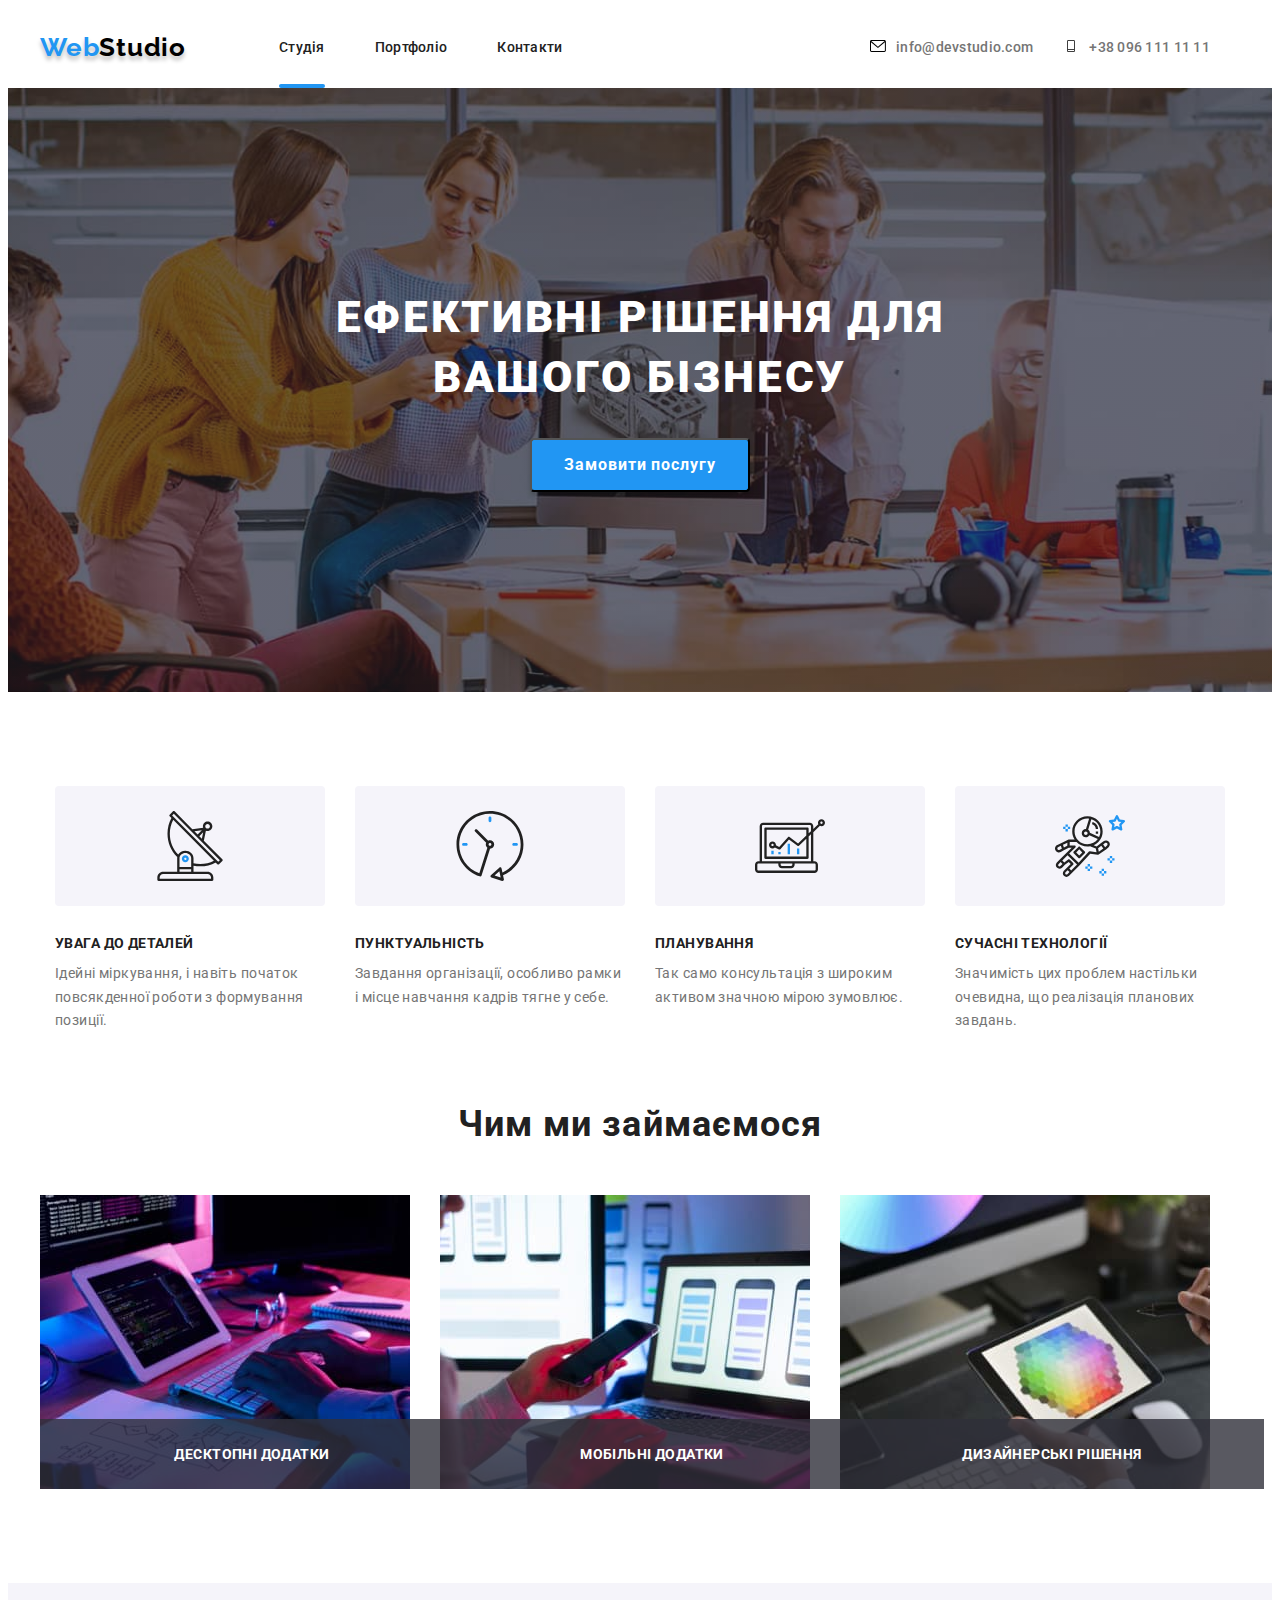
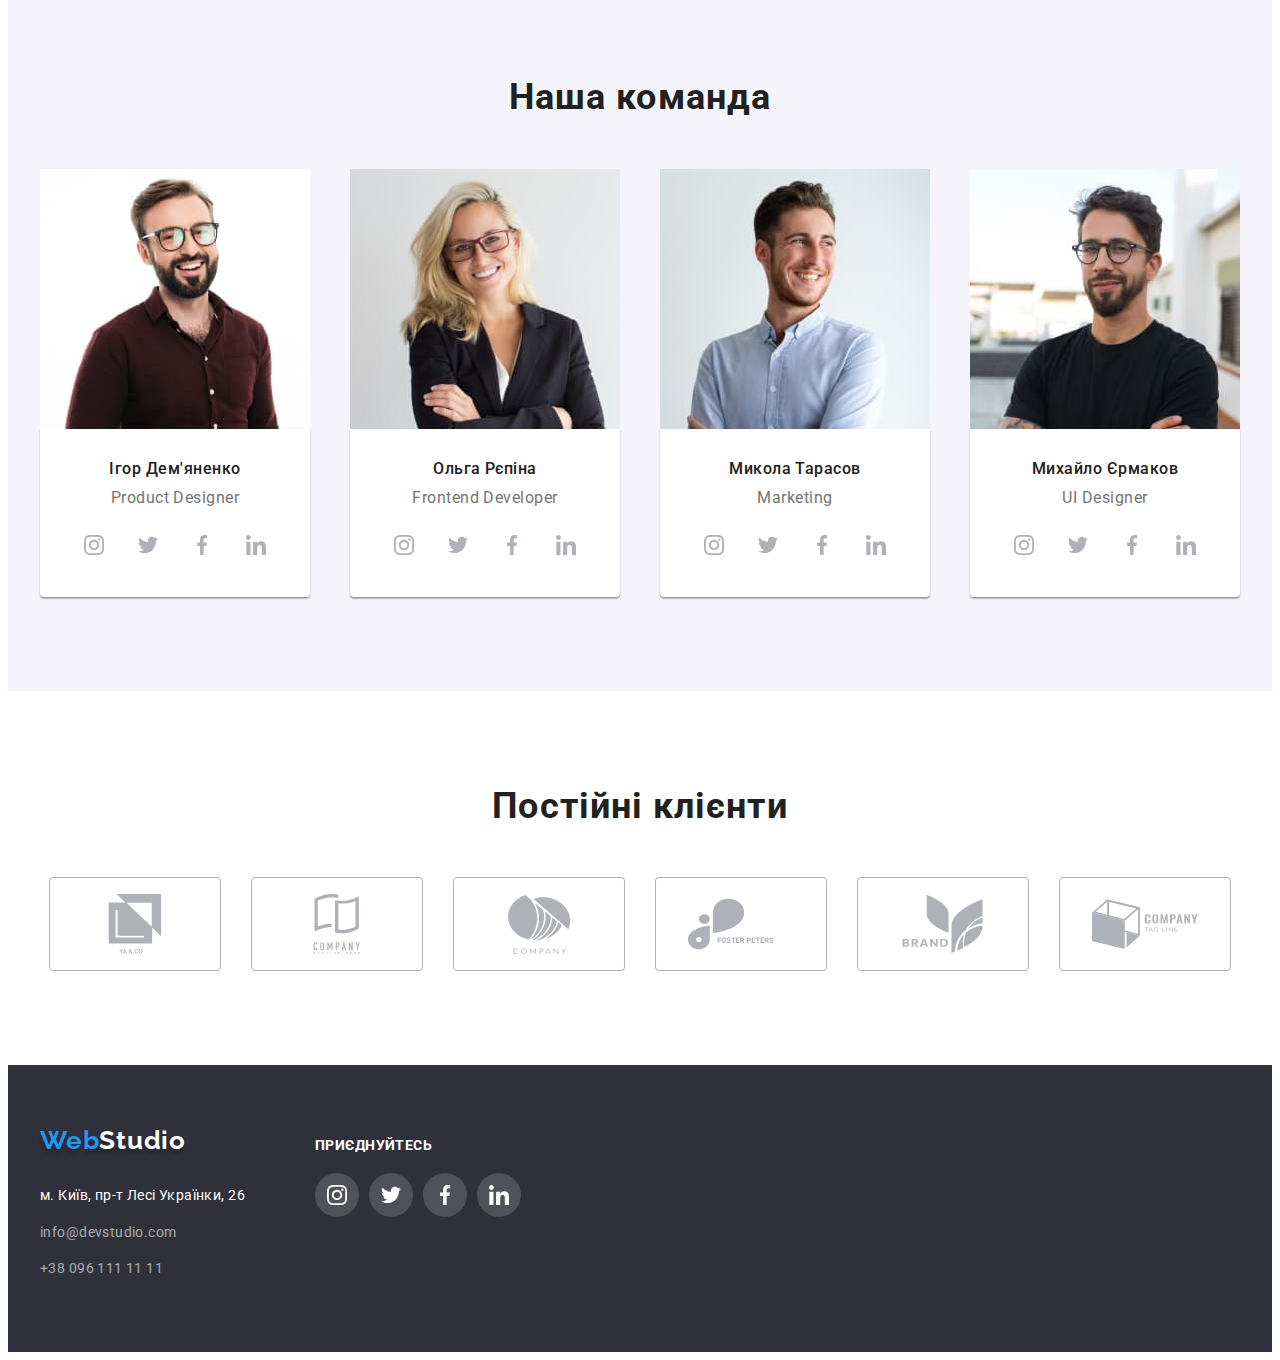
<file: index.html>
<!DOCTYPE html>
<html lang="uk">
  <head>
    <meta charset="UTF-8" />
    <meta http-equiv="X-UA-Compatible" content="IE=edge" />
    <meta name="viewport" content="width=device-width, initial-scale=1.0" />
    <title>Document</title>

    <link rel="stylesheet" href="https://cdnjs.cloudflare.com/ajax/libs/modern-normalize/1.1.0/modern-normalize.min.css" integrity="sha512-wpPYUAdjBVSE4KJnH1VR1HeZfpl1ub8YT/NKx4PuQ5NmX2tKuGu6U/JRp5y+Y8XG2tV+wKQpNHVUX03MfMFn9Q==" crossorigin="anonymous" referrerpolicy="no-referrer" />

    <link rel="preconnect" href="https://fonts.googleapis.com">
    <link rel="preconnect" href="https://fonts.gstatic.com" crossorigin>
    <link href="https://fonts.googleapis.com/css2?family=Raleway:wght@700&family=Roboto:wght@400;500;700;900&display=swap" rel="stylesheet">

    <link rel="stylesheet" href="./css/styles.css">

  </head>
  <body>
    <header>
      <div class="container-header">
        <nav class="navigation">
          <a class="logo" href="./index.html">Web<span class="logo-header">Studio</span></a>
          <ul class="list-header list-menu">
            <li class="header-menu-links"><a class="menu active" href="./index.html">Студія</a></li>
            <li class="header-menu-links"><a class="menu" href="./portfolio.html">Портфоліо</a></li>
            <li class="header-menu-links"><a class="menu" href="">Контакти</a></li>
          </ul>
        </nav>
        <ul class="list-contacts">
          <li class="header-contacts-link"><a href="mail" class="link"><svg class="header-contacts-icons" width="16" height="12">
            <use href="./img/icons.svg#icon-mail"></use></svg>info@devstudio.com</a>
          </li>
          <li class="header-contacts-link"><a href="mobile" class="link"><svg class="header-contacts-icons" width="16" height="12">
            <use href="./img/icons.svg#icon-mobile"></use></svg>+38 096 111 11 11</a>
          </li>
        </ul>
      </div>
    </header>
    <main>
      <section class="section hero-section section-background">
        <div class="hero-container">
          <h1 class="hero">Ефективні рішення для вашого бізнесу</h1>
          <button class="btn-order" type="button" data-modal-open> Замовити послугу</button>
        </div>
      </section>
      <section class="section-advantages">
        <div class="container-advantages">
          <h2 hidden>Приклади</h2>
          <ul class="list-advantages">
            <li>
              <a href="#" class="advantage-bcgrd"><svg class="advantages-icons" width="70" height="70"><use href="./img/icons.svg#icon-antenna"></use></svg></a>
              <h3 class="advantages">УВАГА ДО ДЕТАЛЕЙ</h3>
              <p class="advantages-descr">
                Ідейні міркування, і навіть початок повсякденної роботи з
                формування позиції.
              </p>
            </li>
            <li>
              <a href="#" class="advantage-bcgrd"><svg class="advantages-icons" width="70" height="70"><use href="./img/icons.svg#icon-clock"></use></svg></a>
              <h3 class="advantages">ПУНКТУАЛЬНІСТЬ</h3>
              <p class="advantages-descr">
                Завдання організації, особливо рамки і місце навчання кадрів тягне
                у себе.
              </p>
            </li>
            <li>
              <a href="#" class="advantage-bcgrd"><svg class="advantages-icons" width="70" height="70"><use href="./img/icons.svg#icon-diagram"></use></svg></a>
              <h3 class="advantages">ПЛАНУВАННЯ</h3>
              <p class="advantages-descr">
                Так само консультація з широким активом значною мірою зумовлює.
              </p>
            </li>
            <li>
              <a href="#" class="advantage-bcgrd"><svg class="advantages-icons" width="70" height="70"><use href="./img/icons.svg#icon-astronaut"></use></svg></a>
              <h3 class="advantages">СУЧАСНІ ТЕХНОЛОГІЇ</h3>
              <p class="advantages-descr">
                Значимість цих проблем настільки очевидна, що реалізація планових
                завдань.
              </p>
            </li>
          </ul>
        </div>
      </section>
      <section class="section">
        <div class="container-occupation">
          <h2 class="occupation">Чим ми займаємося</h2>
          <ul class="list-occupation">
            <li class="occupation-item">
              <div class="occupation-item-thumb">
                <img src="./img/box-1.jpg" alt="Діяльність1" width="370" height="294" />
                <p class="occupation-descr">Десктопні додатки</p>
              </div>
            </li>
            <li class="occupation-item">
              <div class="occupation-item-thumb">
                <img src="./img/box-2.jpg" alt="Діяльність2" width="370" height="294" />
                <p class="occupation-descr">Мобільні додатки</p>
              </div>
            </li>
            <li class="occupation-item">
              <div class="occupation-item-thumb">
                <img src="./img/box-3.jpg" alt="Діяльність3" width="370" height="294" />
                <p class="occupation-descr">Дизайнерські рішення</p>
              </div>
            </li>
          </ul>
        </div>
      </section>
      <section class="section section-background-workers">
        <div class="container-team">
          <h2 class="team">Наша команда</h2>
          <ul class="list-team">
            <li>
              <img src="./img/Worker-1.jpg" alt="Працівник1" width="270" height="260" />
              <div class="team-workers">
                <h3 class="name">Ігор Дем'яненко</h3>
                <p class="position">Product Designer</p>
                <ul class="workers-soc-list">
                  <li class="workers-soc-items"><a href="instagram" class="workers-soc-link link"><svg class="workers-soc-icons">
                    <use href="./img/icons.svg#icon-instagram"></use></svg></a></li>
                  <li class="workers-soc-items"><a href="twitter" class="workers-soc-link link"><svg width class="workers-soc-icons">
                    <use href="./img/icons.svg#icon-twitter"></use></svg></a></li>
                  <li class="workers-soc-items"><a href="facebook" class="workers-soc-link link"><svg class="workers-soc-icons">
                    <use href="./img/icons.svg#icon-facebook"></use></svg></a></li>
                  <li class="workers-soc-items"><a href="linkedin" class="workers-soc-link link"><svg class="workers-soc-icons">
                    <use href="./img/icons.svg#icon-linkedin"></use></svg></a></li>
                </ul>
              </div>
            </li>
            <li>
              <img src="./img/Worker-2.jpg" alt="Працівник2" width="270" height="260" />
              <div  class="team-workers">
                <h3 class="name">Ольга Рєпіна</h3>
                <p class="position">Frontend Developer</p>
                <ul class="workers-soc-list">
                  <li class="workers-soc-items"><a href="instagram" class="workers-soc-link link"><svg class="workers-soc-icons">
                    <use href="./img/icons.svg#icon-instagram"></use></svg></a></li>
                  <li class="workers-soc-items"><a href="twitter" class="workers-soc-link link"><svg class="workers-soc-icons">
                    <use href="./img/icons.svg#icon-twitter"></use></svg></a></li>
                  <li class="workers-soc-items"><a href="facebook" class="workers-soc-link link"><svg class="workers-soc-icons">
                    <use href="./img/icons.svg#icon-facebook"></use></svg></a></li>
                  <li class="workers-soc-items"><a href="linkedin" class="workers-soc-link link"><svg class="workers-soc-icons">
                    <use href="./img/icons.svg#icon-linkedin"></use></svg></a></li>
                </ul>
              </div>
            </li>
            <li>
              <img src="./img/Worker-3.jpg" alt="Працівник3" width="270" height="260" />
              <div  class="team-workers">
                <h3 class="name">Микола Тарасов</h3>
                <p class="position">Marketing</p>
                <ul class="workers-soc-list">
                  <li class="workers-soc-items"><a href="instagram" class="workers-soc-link link"><svg class="workers-soc-icons">
                    <use href="./img/icons.svg#icon-instagram"></use></svg></a></li>
                  <li class="workers-soc-items"><a href="twitter" class="workers-soc-link link"><svg class="workers-soc-icons">
                    <use href="./img/icons.svg#icon-twitter"></use></svg></a></li>
                  <li class="workers-soc-items"><a href="facebook" class="workers-soc-link link"><svg class="workers-soc-icons">
                    <use href="./img/icons.svg#icon-facebook"></use></svg></a></li>
                  <li class="workers-soc-items"><a href="linkedin" class="workers-soc-link link"><svg class="workers-soc-icons">
                    <use href="./img/icons.svg#icon-linkedin"></use></svg></a></li>
                </ul>
              </div>
            </li>
            <li>
              <img src="./img/Worker-4.jpg" alt="Працівник4" width="270" height="260" />
              <div class="team-workers">
                <h3 class="name">Михайло Єрмаков</h3>
                <p class="position">UI Designer</p>
                <ul class="workers-soc-list">
                  <li class="workers-soc-items"><a href="instagram" class="workers-soc-link link"><svg class="workers-soc-icons">
                    <use href="./img/icons.svg#icon-instagram"></use></svg></a></li>
                  <li class="workers-soc-items"><a href="twitter" class="workers-soc-link link"><svg class="workers-soc-icons">
                    <use href="./img/icons.svg#icon-twitter"></use></svg></a></li>
                  <li class="workers-soc-items"><a href="facebook" class="workers-soc-link link"><svg  class="workers-soc-icons">
                    <use href="./img/icons.svg#icon-facebook"></use></svg></a></li>
                  <li class="workers-soc-items"><a href="linkedin" class="workers-soc-link link"><svg  class="workers-soc-icons">
                    <use href="./img/icons.svg#icon-linkedin"></use></svg></a></li>
                </ul>
              </div>
            </li>
          </ul>
        </div>
      </section>
      <section class="section">
        <div class="clients-container">
          <h2 class="clients">Постійні клієнти</h2>
          <ul class="clients-list">
            <li><a href="client-1" class="clients-link link"><svg class="clients-icons">
              <use href="./img/icons.svg#icon-1"></use></svg></a></li>
            <li><a href="client-2" class="clients-link link"><svg class="clients-icons">
              <use href="./img/icons.svg#icon-2"></use></svg></a></li>
            <li><a href="client-3" class="clients-link link"><svg class="clients-icons">
              <use href="./img/icons.svg#icon-3"></use></svg></a></li>
            <li><a href="client-4" class="clients-link link"><svg class="clients-icons">
              <use href="./img/icons.svg#icon-4"></use></svg></a></li>
            <li><a href="client-5" class="clients-link link"><svg class="clients-icons">
              <use href="./img/icons.svg#icon-5"></use></svg></a></li>
            <li><a href="client-5" class="clients-link link"><svg class="clients-icons">
              <use href="./img/icons.svg#icon-6"></use></svg></a></li>
          </ul>
        </div>
      </section>
    </main>
    <footer class="footer-background">
      <div class="container-footer">
        <div class="section-adress">
          <a class="logo-footer" href="./index.html">Web<span class="logo-footer-part">Studio</span></a>
          <address>
            <ul class="list-footer">
              <li class="link-footer-adress">
                <a class="adress" href="https://goo.gl/maps/pz3UQcwL6n8fsx3L7"
                  >м. Київ, пр-т Лесі Українки, 26</a>
              </li>
              <li class="link-footer">
                <a class="contacts-footer" href="mailto:info@devstudio.com">info@devstudio.com</a>
              </li>
              <li class="link-footer">
                <a class="contacts-footer" href="tel:+380961111111">+38 096 111 11 11</a>
              </li>
            </ul>
          </address>
        </div>
        <div class="section-social">
            <h3 class="invitation-footer">ПРИЄДНУЙТЕСЬ</h3>
            <ul class="list-footer footer-soc-list">
              <li class="footer-soc-items"><a href="instagram" class="footer-soc-link link"><svg class="footer-soc-icons">
                <use href="./img/icons.svg#icon-instagram"></use></svg></a></li>
              <li class="footer-soc-items"><a href="twitter" class="footer-soc-link link"><svg class="footer-soc-icons">
                <use href="./img/icons.svg#icon-twitter"></use></svg></a></li>
              <li class="footer-soc-items"><a href="facebook" class="footer-soc-link link"><svg  class="footer-soc-icons">
                <use href="./img/icons.svg#icon-facebook"></use></svg></a></li>
              <li class="footer-soc-items"><a href="linkedin" class="footer-soc-link link"><svg  class="footer-soc-icons">
                <use href="./img/icons.svg#icon-linkedin"></use></svg></a></li>
            </ul>
        </div>
        </div> 
      </div>
    </footer>
      <div class="backdrop is-hidden" data-modal>
        <div class="modal">
          <button type="button" class="modal-close" data-modal-close>
            <li><a href="#" class="modal-cross"><svg class="close-btn" width="11" height="11" >
              <use href="./img/icons.svg#icon-Vector"></use></svg></a></li>
          </button>
          <p class="modal-heading">Залиште свої дані, ми вам передзвонимо</p>
          <form action="">
            <div class="form-field">
              <label for="name" class="field-type">Ім'я</label>
              <input type="text" class="modal-input">
              
            </div>
            <div class="form-field">
              <label for="tel" class="field-type">Телефон</label>
              <input type="tel" pattern="[\+]\d{3}\s[\(]\d{2}[\)]\s\d{3}[\-]\d{2}[\-]\d{2}" class="modal-input">
              
            </div>
            <div class="form-field">
              <label for="name" class="field-type">Пошта</label>
              <input type="email" class="modal-input">
              
            </div>
            <div class="form-field">
              <label for="name" class="field-type">Коментар</label>
              <input type="text" class="modal-input">
              
            </div>
            <button type="submit" class="btn-submit">Відправити</button>
          </form>
        </div>
      </div>
    <script src="./js/modal.js"></script>
  </body>
</html>
</file>
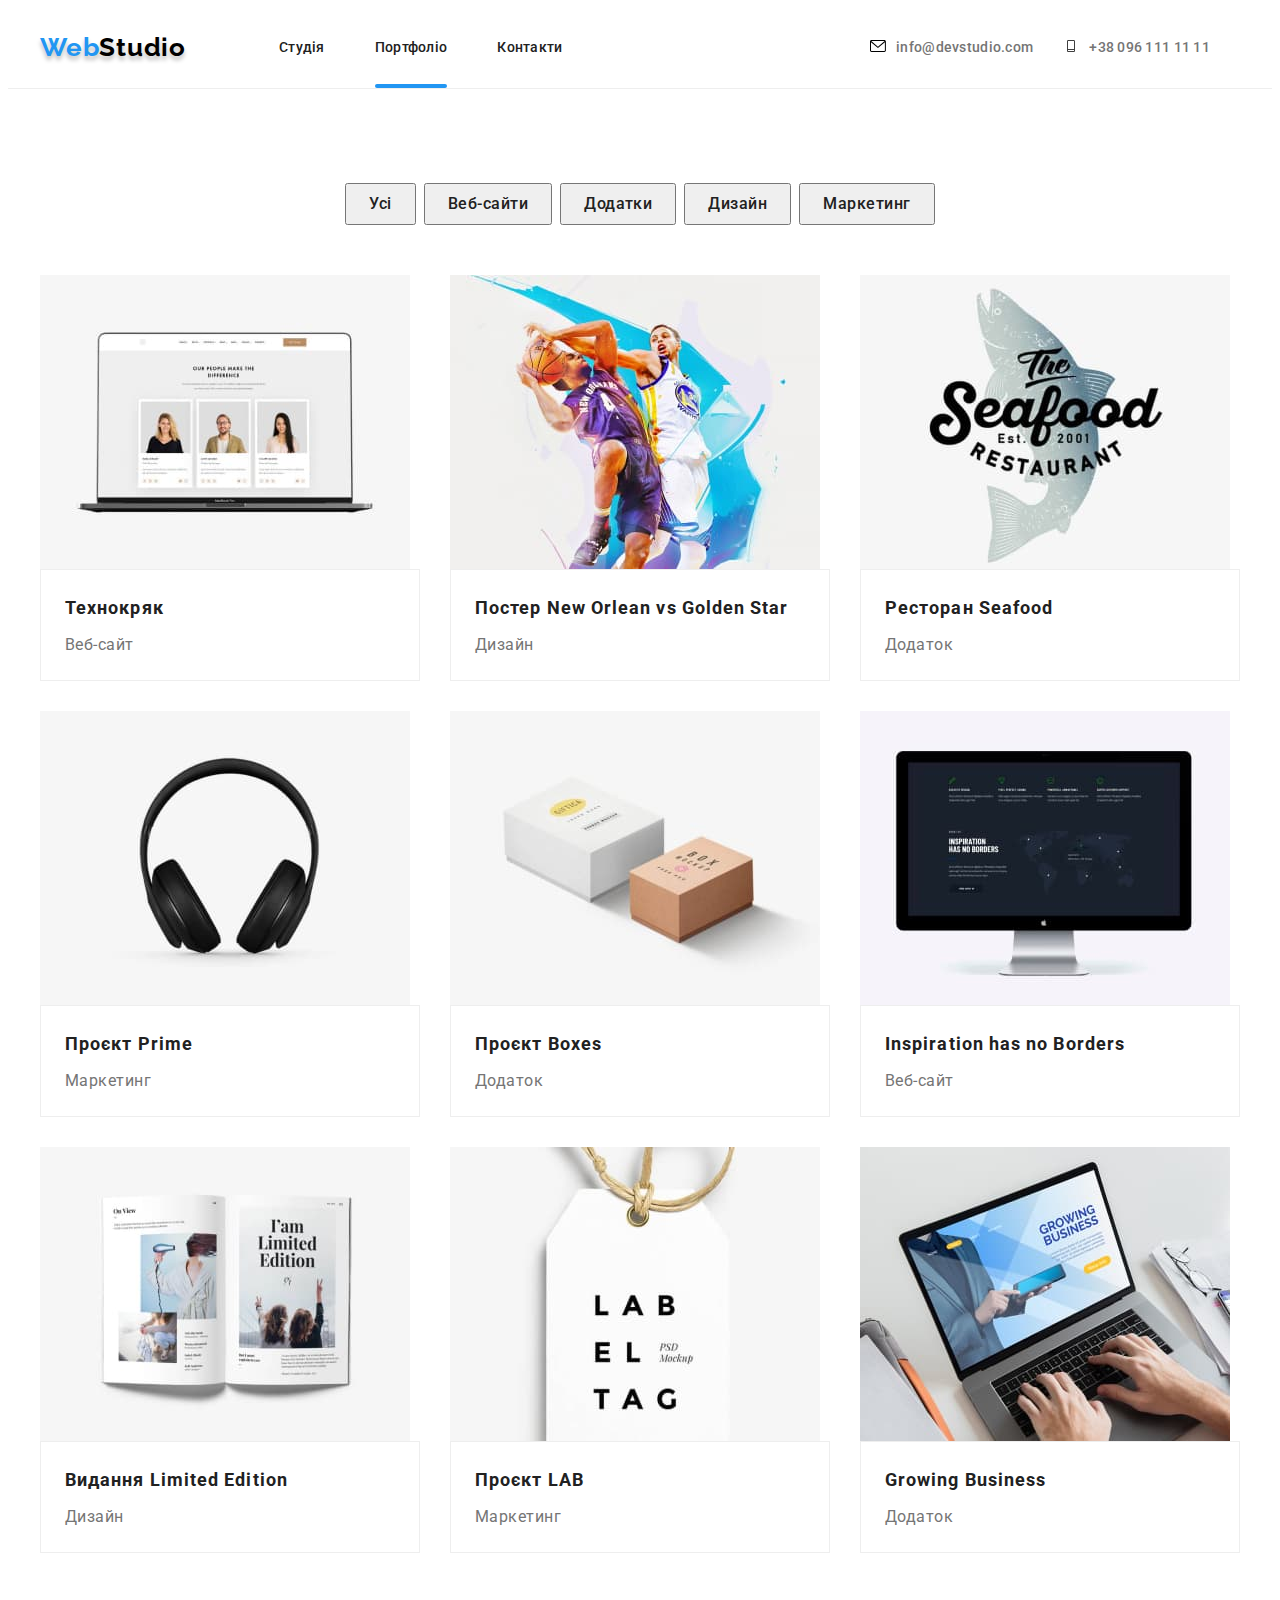
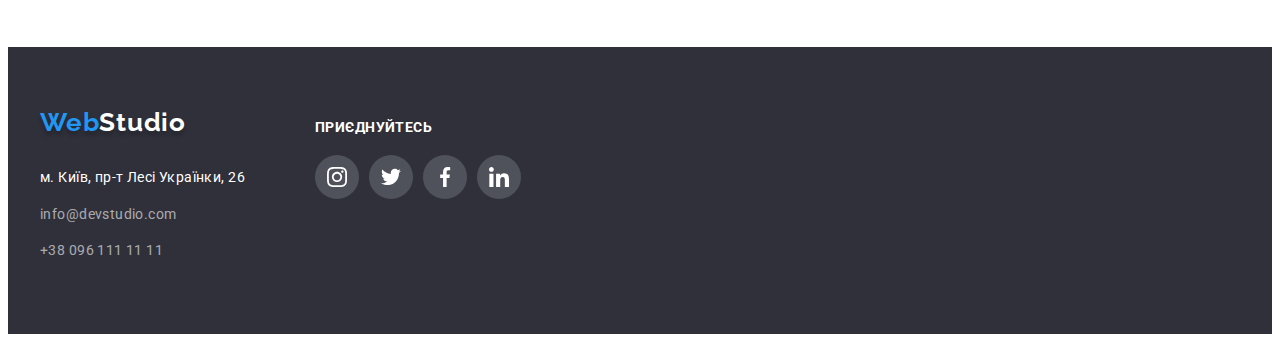
<file: portfolio.html>
<!DOCTYPE html>
<html lang="uk">
  <head>
    <meta charset="UTF-8" />
    <meta http-equiv="X-UA-Compatible" content="IE=edge" />
    <meta name="viewport" content="width=device-width, initial-scale=1.0" />
    <title>Document</title>

    <link rel="stylesheet" href="https://cdnjs.cloudflare.com/ajax/libs/modern-normalize/1.1.0/modern-normalize.min.css" integrity="sha512-wpPYUAdjBVSE4KJnH1VR1HeZfpl1ub8YT/NKx4PuQ5NmX2tKuGu6U/JRp5y+Y8XG2tV+wKQpNHVUX03MfMFn9Q==" crossorigin="anonymous" referrerpolicy="no-referrer" />

    <link rel="preconnect" href="https://fonts.googleapis.com">
    <link rel="preconnect" href="https://fonts.gstatic.com" crossorigin>
    <link href="https://fonts.googleapis.com/css2?family=Raleway:wght@700&family=Roboto:wght@400;500;700;900&display=swap" rel="stylesheet">

    <link rel="stylesheet" href="./css/styles.css">

  </head>
  <body>
    <header>
      <div class="portfolio-container-header">
        <section class="portfolio-section">
          <nav class="navigation">
            <a class="logo" href="./index.html">Web<span class="logo-header">Studio</span></a>
              <ul class="list-header list-menu">
                <li class="header-menu-links"><a class="menu" href="./index.html">Студія</a></li>
                <li class="header-menu-links"><a class="menu active" href="./portfolio.html">Портфоліо</a></li>
                <li class="header-menu-links"><a class="menu" href="">Контакти</a></li>
              </ul>
          </nav>
          <ul class="list-contacts">
            <li class="header-contacts-link"><a href="mail" class="link"><svg class="header-contacts-icons" width="16" height="12">
              <use href="./img/icons.svg#icon-mail"></use></svg>info@devstudio.com</a>
            </li>
            <li class="header-contacts-link"><a href="mobile" class="link"><svg class="header-contacts-icons" width="16" height="12">
              <use href="./img/icons.svg#icon-mobile"></use></svg>+38 096 111 11 11</a>
            </li>
          </ul>
        </section>
      </div>
    </header>
    <main>
      <section class="section">
        <div class="container-portfolio">
          <ul class="list-portfolio-categories">
            <li>
                <button type="button" class="portfolio-categories">Усі</button>
            </li>
                <button type="button" class="portfolio-categories">Веб-сайти</button>
            </li>
            <li>
                <button type="button" class="portfolio-categories">Додатки</button>
            </li>
                <button type="button" class="portfolio-categories">Дизайн</button>
            </li>
            <li>
                <button type="button" class="portfolio-categories">Маркетинг</button>
            </li>
          </ul>
          <ul class="list-portfolio-projects">
            <li class="project-item">
              <div class="project-item-thumb">
                <img src="./img/Технокряк.jpg" alt="Зображення1" width="370" height="294">
                <p class="project-descr-overlay">Ресурс пропонує комплексні пропозиції з різним рівнем функціоналу та сервісів. Все це дозволить відвідувачу отримати вичерпні відомості про компанію чи приватну особу.</p>  
              </div>
              <div class="portfolio-filter">
                <h3 class="project">Технокряк</h3>
                <p class="portfolio-categories-item">Веб-сайт</p>
              </div>
            </li>
            <li class="project-item">
              <div class="project-item-thumb">
                <img src="./img/Постер New Orlean vs Golden Star.jpg" alt="Зображення2" width="370" height="294">
                <p class="project-descr-overlay">Ресурс пропонує комплексні пропозиції з різним рівнем функціоналу та сервісів. Все це дозволить відвідувачу отримати вичерпні відомості про компанію чи приватну особу.</p>  
              </div>
              <div class="portfolio-filter">
                <h3 class="project">Постер New Orlean vs Golden Star</h3>
                <p class="portfolio-categories-item">Дизайн</p>
              </div>
            </li>
            <li class="project-item">
              <div class="project-item-thumb">
                <img src="./img/Ресторан Seafood.jpg" alt="Зображення3" width="370" height="294">
                <p class="project-descr-overlay">Ресурс пропонує комплексні пропозиції з різним рівнем функціоналу та сервісів. Все це дозволить відвідувачу отримати вичерпні відомості про компанію чи приватну особу.</p>                  
              </div>
              <div class="portfolio-filter">
                <h3 class="project">Ресторан Seafood</h3>
                <p class="portfolio-categories-item">Додаток</p>
              </div>
            </li>
            <li class="project-item">
              <div class="project-item-thumb">
                <img src="./img/Проєкт Prime.jpg" alt="Зображення4" width="370" height="294">
                <p class="project-descr-overlay">Ресурс пропонує комплексні пропозиції з різним рівнем функціоналу та сервісів. Все це дозволить відвідувачу отримати вичерпні відомості про компанію чи приватну особу.</p>  
              </div>
              <div class="portfolio-filter">
                <h3 class="project">Проєкт Prime</h3>
                <p class="portfolio-categories-item">Маркетинг</p>
              </div>
            </li>
            <li class="project-item">
              <div class="project-item-thumb">
                <img src="./img/Проєкт Boxes.jpg" alt="Зображення5" width="370" height="294">
                <p class="project-descr-overlay">Ресурс пропонує комплексні пропозиції з різним рівнем функціоналу та сервісів. Все це дозволить відвідувачу отримати вичерпні відомості про компанію чи приватну особу.</p>  
              </div>
              <div class="portfolio-filter">
                <h3 class="project">Проєкт Boxes</h3>
                <p class="portfolio-categories-item">Додаток</p>
              </div>
            </li>
            <li class="project-item">
              <div class="project-item-thumb">
                <img src="./img/Inspiration has no Borders.jpg" alt="Зображення6" width="370" height="294">
                <p class="project-descr-overlay">Ресурс пропонує комплексні пропозиції з різним рівнем функціоналу та сервісів. Все це дозволить відвідувачу отримати вичерпні відомості про компанію чи приватну особу.</p>  
              </div>
              <div class="portfolio-filter">
                <h3 class="project">Inspiration has no Borders</h3>
                <p class="portfolio-categories-item">Веб-сайт</p>
              </div>
            </li>
            <li class="project-item">
              <div class="project-item-thumb">
                <img src="./img/Видання Limited Edition.jpg" alt="Зображення7" width="370" height="294">
                <p class="project-descr-overlay">Ресурс пропонує комплексні пропозиції з різним рівнем функціоналу та сервісів. Все це дозволить відвідувачу отримати вичерпні відомості про компанію чи приватну особу.</p>  
              </div>
              <div class="portfolio-filter">
                <h3 class="project">Видання Limited Edition</h3>
                <p class="portfolio-categories-item">Дизайн</p>
              </div>
            </li>
            <li class="project-item">
              <div class="project-item-thumb">
                <img src="./img/Проєкт LAB.jpg" alt="Зображення8" width="370" height="294">
                <p class="project-descr-overlay">Ресурс пропонує комплексні пропозиції з різним рівнем функціоналу та сервісів. Все це дозволить відвідувачу отримати вичерпні відомості про компанію чи приватну особу.</p>  
              </div>
              <div class="portfolio-filter">
                <h3 class="project">Проєкт LAB</h3>
                <p class="portfolio-categories-item">Маркетинг</p>
              </div>
            </li>
            <li class="project-item">
              <div class="project-item-thumb">
                <img src="./img/Growing Business.jpg" alt="Зображення9" width="370" height="294">
                <p class="project-descr-overlay">Ресурс пропонує комплексні пропозиції з різним рівнем функціоналу та сервісів. Все це дозволить відвідувачу отримати вичерпні відомості про компанію чи приватну особу.</p>  
              </div>
              <div class="portfolio-filter">
                <h3 class="project">Growing Business</h3>
                <p class="portfolio-categories-item">Додаток</p>
              </div>
            </li>
          </ul>
        </div>   
      </section>
    </main>
    <footer class="footer-background">
      <div class="container-footer">
        <div class="section-adress">
          <a class="logo-footer" href="./index.html">Web<span class="logo-footer-part">Studio</span></a>
          <address>
            <ul class="list-footer">
              <li class="link-footer-adress">
                <a class="adress" href="https://goo.gl/maps/pz3UQcwL6n8fsx3L7"
                  >м. Київ, пр-т Лесі Українки, 26</a>
              </li>
              <li class="link-footer">
                <a class="contacts-footer" href="mailto:info@devstudio.com">info@devstudio.com</a>
              </li>
              <li class="link-footer">
                <a class="contacts-footer" href="tel:+380961111111">+38 096 111 11 11</a>
              </li>
            </ul>
          </address>
        </div>
        <div class="section-social">
            <h3 class="invitation-footer">ПРИЄДНУЙТЕСЬ</h3>
            <ul class="list-footer footer-soc-list">
              <li class="footer-soc-items"><a href="instagram" class="footer-soc-link link"><svg class="footer-soc-icons">
                <use href="./img/icons.svg#icon-instagram"></use></svg></a></li>
              <li class="footer-soc-items"><a href="twitter" class="footer-soc-link link"><svg class="footer-soc-icons">
                <use href="./img/icons.svg#icon-twitter"></use></svg></a></li>
              <li class="footer-soc-items"><a href="facebook" class="footer-soc-link link"><svg  class="footer-soc-icons">
                <use href="./img/icons.svg#icon-facebook"></use></svg></a></li>
              <li class="footer-soc-items"><a href="linkedin" class="footer-soc-link link"><svg  class="footer-soc-icons">
                <use href="./img/icons.svg#icon-linkedin"></use></svg></a></li>
            </ul>
        </div>
        </div> 
      </div>
    </footer>
  </body>
</html>
</file>
<file: css/styles.css>
/*reset start*/
h1,
h2,
h3,
h4,
h5,
h5,
ul,
p{
    margin: 0;
    padding-left: 0;
}
.link{
    text-decoration: none;
    color: currentColor;
}
.list{
    text-decoration: none;
    list-style: none;
    margin: 0;
    padding: 0;
    display: flex;
    align-items: center;
    gap: 50px;
}
.section{
    padding-top: 94px;
    padding-bottom: 94px;
}
img{
    display: block;
}
/*reset end*/
.container-header{
    width: 1200px;
    margin: 0 auto;
    display: flex;
    align-items: center;
}
.header-border-bottom{
    border-bottom: 1px solid #ECECEC;
}
body{
    font-family: "Roboto", "Raleway";
}
:root{
    --article-color: #212121;
    --article-descr-color:#757575;
    --section-background-color:#2F303A;
    --btns-links-color:#2196F3; 
}
.list-header{
    text-decoration: none;
    list-style: none;
    margin: 0;
    padding: 0;
    display: flex;
    align-items: center;
    gap: 50px;
}
.logo{
    font-style: normal;
    font-weight: 700;
    font-size: 26px;
    line-height: 1.19;
    letter-spacing: 0.03em;
    color: #2196F3;
    text-shadow: 0px 4px 4px rgba(0, 0, 0, 0.25);
    text-decoration: none;
    font-family: 'Raleway';
    padding-top: 24px;
    padding-bottom: 25px;
    display: flex;
    align-items: center;
}
.logo-header{
    color: #000000;
    display: flex;
    align-items: center;
}
.navigation{
    display: flex;
    align-items: center;
    transition: color 250ms linear;
}
.list-menu{
    text-decoration: none;
    list-style: none;
    margin: 0;
    padding: 0;
    display: flex;
    align-items: center;
    gap: 50px;
    margin-left: 93px;
    transition: color 250ms linear;
}
.menu.active::after{
    content: "";
    width: 100%;
    height: 4px;
    background-color: #2196F3;
    position: absolute;
    bottom: 0;
    display: block;
    left: 0;
    border-radius: 2px;
}
.menu{
    font-size: 14px;
    line-height: 1.14;
    letter-spacing: 0.02em;
    color: #212121;
    text-decoration: none;
    font-weight: 500;
    padding-top: 32px;
    padding-bottom: 32px;
    display: flex;
    align-items: center;
    transition: color 250ms linear;
    position: relative;
}
.menu:hover{
    color: var(--btns-links-color);
}

.menu:active{
    color: var(--btns-links-color);
}
.menu:focus{
    color: var(--btns-links-color);
}
.list-contacts{
    text-decoration: none;
    list-style: none;
    margin: 0;
    padding: 0;
    display: flex;
    align-items: center;
    margin-left: auto;
}
.header-contacts-link{
    font-family: 'Roboto';
    font-style: normal;
    font-size: 14px;
    line-height: 1.14;
    letter-spacing: 0.02em;
    color: #757575;
    text-decoration: none;
    font-weight: 500;
    padding-top: 32px;
    padding-bottom: 32px;
    display: flex;
    align-items: center;
    justify-content: center;
    margin-left: auto;
    margin-right: 30px;
    color: #757575;
    transition: color 250ms linear;
}
.header-contacts-icons{
    margin-right: 10px;
    transition: color 250ms linear;
}
.header-contacts-link:hover{
    fill: var(--btns-links-color);
    color: var(--btns-links-color);
}
.header-contacts-link:focus{
    fill: var(--btns-links-color);
    color: var(--btns-links-color);
}
.hero-section{
    padding-top: 200px;
    padding-bottom: 200px;
    background-image: linear-gradient(rgba(47, 48, 58, 0.4), rgba(47, 48, 58, 0.4)), url(../img/hero-image.jpg);
    background-repeat: no-repeat;
    background-size: cover;
    background-position: center;
    background-color: var(--section-background-color);
}
.hero-container{
    width: 1200px;
    padding-top: 94px;
    padding-bottom: 94px;
    align-items: center;
    text-align: center;
    display: contents;
}
.hero{
    font-size: 44px;
    width: 696px;
    margin: 0 auto;
    line-height: 1.36;
    text-align: center;
    letter-spacing: 0.06em;
    text-transform: uppercase;
    color: #FFFFFF; 
    font-weight: 900;
    margin-bottom: 30px;
    background-color: transparent;
    display: flex;
    align-items: center;
}
.btn-order{
    font-family: 'Roboto';
    font-style: normal;
    font-size: 16px;
    line-height: 1.875;
    font-weight: 700;
    margin: 0 auto;
    padding: 10px 32px;
    letter-spacing: 0.06em;
    color: #FFFFFF;
    box-shadow: 0px 4px 4px rgba(0, 0, 0, 0.15);
    border-radius: 4px;
    cursor: pointer;
    display: flex;
    align-items: center;
    transition: color 250ms linear;
    background: var(--btns-links-color)
}
.section-advantages{
    padding-top: 94px;
}
.container-advantages{
    width: 1200px;
	padding-left: 15px;
	padding-right: 15px;
	margin: 0 auto;
}
.list-advantages{
    text-decoration: none;
    list-style: none;
    margin: 0;
    padding: 0;
    display: flex;
    align-items: center;
    justify-content: center;
    gap: 30px; 
}
.advantage-bcgrd{
    width: 270px;
    height: 120px;
    background-color: #F5F4FA;
    border-radius: 4px;
    margin-bottom: 30px;
    display: flex;
    align-items: center;
    justify-content: center;
}
.advantage-icon{
    width: 70px;
    height: 70px;
}
.advantages{
    font-size: 14px;
    font-weight: 700;
    line-height: 1.14;
    letter-spacing: 0.03em;
    text-transform: uppercase;
    padding-bottom: 10px;
    display: flex;
    justify-content: space-between;
    align-items: center;
    color:var(--article-color)
}
.advantages-descr{
    font-size: 14px;
    width: 270px;
    height: 48px;
    font-weight: 400;
    line-height: 1.71;
    letter-spacing: 0.03em;
    display: flex;
    justify-content: space-between;
    color: var(--article-descr-color)
}
.container-occupation{
    width: 1200px;
	padding-left: 15px;
	padding-right: 15px;
	margin: 0 auto;
}
.list-occupation{
    text-decoration: none;
    list-style: none;
    margin: 0;
    padding: 0;
    display: flex;
    align-items: center;
    gap: 30px;
}
.occupation{
    font-size: 36px;
    font-weight: 700;
    line-height: 1.16;
    text-align: center;
    letter-spacing: 0.03em;
    margin-bottom: 50px;
    color: var(--article-color)
}
.occupation-item{
    position: relative;
}
.occupation-item-thumb{
    position: relative;
}
.occupation-descr{
    font-family: 'Roboto';
    font-style: normal;
    font-weight: 700;
    font-size: 14px;
    line-height: 16px;
    letter-spacing: 0.03em;
    text-transform: uppercase;
    padding: 27px;
    color: #FFFFFF;
    position: absolute;
    bottom: 0;
    text-align: center;
    width: 100%;
    background-color: rgba(47, 48, 58, 0.8);
}
.section-background-workers{
    background: #F5F4FA;
}
.container-team{
    width: 1200px;
	padding-left: 15px;
	padding-right: 15px;
	margin: 0 auto;
}
.list-team{
    text-decoration: none;
    display: flex;
    justify-content: space-between;
    align-items: center;
    list-style: none;
    margin: 0;
    padding: 0;
}
.team-workers{
    padding-top: 30px;
    padding-bottom: 30px;
    background: #FFFFFF;
    box-shadow: 0px 1px 3px rgba(0, 0, 0, 0.12), 0px 1px 1px rgba(0, 0, 0, 0.14), 0px 2px 1px rgba(0, 0, 0, 0.2);
    border-radius: 0px 0px 4px 4px;
}
.team{
    font-size: 36px;
    font-weight: 700;
    line-height: 1.16;
    text-align: center;
    letter-spacing: 0.03em;
    color: #212121;
    margin-bottom: 50px;
}
.name{
    font-size: 16px;
    font-weight: 500;
    line-height: 1.1875;
    text-align: center;
    letter-spacing: 0.03em;
    padding-bottom: 10px;
    color: var(--article-color)
}
.position{
    font-size: 16px;
    font-weight: 400;
    line-height: 1.1875;
    text-align: center;
    letter-spacing: 0.03em;
    margin-bottom: 16px;
    color: var(--article-descr-color)
}
.workers-soc-list{
    text-decoration: none;
    list-style: none;
    margin: 0;
    padding: 0;
    display: flex;
    justify-content: center;
    align-items: center;
    gap: 10px;
}
.workers-soc-items{
    width: 44px;
    height: 44px;
}
.workers-soc-link{
    width: 100%;
    height: 100%;
    display: flex;
    justify-content: center;
    align-items: center;
    border-radius: 50%;
    transition: background-color 250ms linear, fill 250ms linear;
}
.workers-soc-link:hover{
    background-color: var(--btns-links-color);
}
.workers-soc-link:hover .workers-soc-icons{
    fill: #FFFFFF;
}
.workers-soc-link:focus{
    background-color: var(--btns-links-color);
}
.workers-soc-link:focus .workers-soc-icons{
    fill: #FFFFFF;
}
.workers-soc-icons{
    height: 20px;
    width: 20px;
    fill: #AFB1B8;
    transition: color 250ms linear;
}
.clients-container{
    width: 1200px;
	padding-left: 15px;
	padding-right: 15px;
	margin: 0 auto;
}
.clients-list{
    text-decoration: none;
    list-style: none;
    margin: 0;
    padding: 0;
    display: flex;
    justify-content: center;
    align-items: center;
    gap: 30px;  
}
.clients{
    font-family: 'Roboto';
    font-style: normal;
    font-weight: 700;
    font-size: 36px;
    line-height: 42px;
    text-align: center;
    letter-spacing: 0.03em;
    color: #212121; 
    margin-bottom: 50px;
}
.clients-link{
    display: flex;
    justify-content: center;
    align-items: center;
    border: 1px solid #AFB1B8;
    border-radius: 4px;
    fill: #AFB1B8;
    transition: fill 250ms linear, border-color 250ms linear;
}
.clients-link:hover { 
    fill: var(--btns-links-color); 
    border-color:var(--btns-links-color);
}
.clients-link:focus { 
    fill: var(--btns-links-color); 
    border-color:var(--btns-links-color);
}
.clients-icons{
    width: 106px;
    height: 60px;
    margin: 16px 32px 16px 32px;
}
.container-footer{
    display: flex;
    justify-content: start;
    padding-left: 15px;
    padding-right: 15px;
    margin: 0 auto;
    width: 1200px;
}
.section-adress{
    margin-right: 70px;
}
.section-social{
    margin-top: 12px;
}
.footer-background{
    padding-top: 60px;
    padding-bottom: 60px;
    background: var(--section-background-color)
}
.list-footer{
    text-decoration: none;
    list-style: none;
    margin: 0;
    padding: 0; 
}
.link-footer-adress{
    margin-top: 28px;
    margin-bottom: 12px;
}
.link-footer{
    margin-bottom: 12px;
}
.logo-footer{
    font-family: 'Raleway';
    font-style: normal;
    font-weight: 700;
    font-size: 26px;
    line-height: 1.19;
    letter-spacing: 0.03em;
    color: #2196F3;
    text-shadow: 0px 4px 4px rgba(0, 0, 0, 0.25);
    text-decoration: none;
    margin-right: auto;
}
.logo-footer-part{
    font-family: 'Raleway';
    font-style: normal;
    font-weight: 700;
    font-size: 26px;
    line-height: 31px;
    letter-spacing: 0.03em;
    margin-left: auto;
    margin-bottom: 28px;
    color: #FFFFFF;
}
.adress{
    font-family: 'Roboto';
    font-style: normal;
    font-size: 14px;
    font-weight: 400;
    line-height: 1.71;
    letter-spacing: 0.03em;
    color: #FFFFFF;
    text-decoration: none;
    margin-top: 28px;
    margin-bottom: 12px;
    margin-left: auto;
}
.social-footer{
    display: flex;
    justify-content: center;
    align-items: center;
}
.invitation-footer{
    font-family: 'Roboto';
    font-style: normal;
    font-weight: 700;
    font-size: 14px;
    line-height: 16px;
    letter-spacing: 0.03em;
    text-transform: uppercase;
    color: #FFFFFF;
    display: flex;
    align-items: center;
    margin-bottom: 20px;
}
.footer-soc-list{
    display: flex;
    align-items: center;
    gap: 10px;
}
.footer-soc-items{
    width: 44px;
    height: 44px;
}
.footer-soc-link{
    width: 100%;
    height: 100%;
    display: flex;
    justify-content: center;
    align-items: center;
    border-radius: 50%;
    background-color: #4f525a;
    transition:  background-color 250ms linear, fill 250ms linear;
}
.footer-soc-link:hover{
    background-color: var(--btns-links-color);
}
.footer-soc-link:hover .workers-soc-icons{
    fill: #FFFFFF;
}
.footer-soc-link:focus{
    background-color: var(--btns-links-color);
}
.footer-soc-link:focus .workers-soc-icons{
    fill: #FFFFFF;
}
.footer-soc-icons{
    height: 20px;
    width: 20px;
    fill: #FFFFFF
}
.container-portfolio{
    width: 1200px;
	margin: 0 auto; 
    padding-left: 15px;
	padding-right: 15px;
}
.portfolio-container-header{
    border-bottom: 1px solid #EEEEEE;
}
.portfolio-section{
    width: 1200px;
    margin: 0 auto; 
    padding-left: 15px;
    padding-right: 15px;
    display: flex;
    align-items: center;
}
.list-portfolio-categories{
    text-decoration: none;
    list-style: none;
    margin: 0;
    padding: 0;
    display: flex;
    align-items: center;
    justify-content: center;
    margin-bottom: 50px;
    gap: 8px;
}
.portfolio-filter{
    border: 1px solid #EEEEEE;
    padding-top: 20px;
    padding-bottom: 20px;
}
.portfolio-categories{
    font-family: 'Roboto';
    font-style: normal;
    font-weight: 500;
    font-size: 16px;
    line-height: 26px;
    text-align: center;
    letter-spacing: 0.03em;
    color: #212121;
    cursor: pointer;
    padding: 6px 22px;
    transition:  background-color 250ms linear, color 250ms linear, border-bottom 250ms linear; 
}
.portfolio-categories:hover{
    color: #FFFFFF;
    background-color: var(--btns-links-color)
}
.portfolio-categories:focus{
    color: #FFFFFF;
    background-color: var(--btns-links-color)
}
.portfolio-categories:active{
    color: #FFFFFF;
    background-color: var(--btns-links-color)
}
.header-portfolio-border{
    border-bottom: 1px solid #ECECEC;;
}
.container-projects{
    width: 1200px;
	margin: 0 auto;
	padding-left: 15px;
	padding-right: 15px;
}
.list-portfolio-projects{
    text-decoration: none;
    list-style: none;
    margin: 0;
    display: flex;
    align-content: center;
    flex-wrap: wrap;
    gap: 30px;
}
.project{
    font-size: 18px;
    font-weight: 700;
    line-height: 2;
    letter-spacing: 0.06em;
    margin-left: 24px;
    margin-right: 24px;
    margin-bottom: 4px;
    color: var(--article-color) 
}
.project-item{
   flex-basis: calc((100% - 60px) / 3);
   transition: box-shadow 250ms linear;
   transform: translateY(0%);
}
.project-item:hover .project-descr-overlay{
    transform: translateY(0%);
    transition: 250ms linear;
}
.project-item:hover{
    box-shadow: 0px 1px 1px rgba(0, 0, 0, 0.12), 0px 4px 4px rgba(0, 0, 0, 0.06), 1px 4px 6px rgba(0, 0, 0, 0.16);
}
.project-descr-overlay{
    font-family: 'Roboto';
    font-style: normal;
    font-weight: 400;
    font-size: 18px;
    line-height: 28px;
    letter-spacing: 0.03em;
    position: absolute;
    top: 0;
    color: #FFFFFF;
    padding: 63px 24px 63px 24px;
    height: 100%;
    transform: translateY(100%);
    transition: 250ms linear;
    background-color: var(--btns-links-color);
}
.project-item-thumb{
    position: relative;
    overflow: hidden;
}
.portfolio-categories-item{
    font-size: 16px;
    font-weight: 400;
    line-height: 1.875;
    letter-spacing: 0.03em;
    margin-left: 24px;
    margin-right: 24px;
    color: var(--article-descr-color)
}
.contacts-footer{
    font-family: 'Roboto';
    font-style: normal;
    font-weight: 400;
    font-size: 14px;
    line-height: 24px;
    letter-spacing: 0.03em;
    color: rgba(255, 255, 255, 0.6);
    text-decoration: none;
    transition: color 250ms linear,
    
}
.contacts-footer:hover{
    color: #2196F3;
}
.contacts-footer:focus{
    color: #2196F3;
}
.contacts-footer:active{
    color: #2196F3;
}
.backdrop{
    width: 100%;
    height: 100%;
    position: fixed;
    transition: opacity 250ms linear, visibility 250ms linear;
    top: 0;
    background: rgba(0, 0, 0, 0.2);
    box-shadow: 0px 4px 4px rgba(0, 0, 0, 0.25);
}
.backdrop.is-hidden .modal{
    transform: translate(-50%, -50%) scale(0);
}
.modal{
    width: 500px;
    min-height: 600px;
    position: absolute;
    top: 50%;
    left: 50%;
    transform: translate(-50%, -50%) scale(1);
    background-color: #FFFFFF;
    list-style: none;
    border-radius: 5px;
    transition: transform 250ms linear;
}
.modal-close{
    width: 30px;
    height: 30px;
    background-color: transparent;
    border-radius: 50%;
    cursor: pointer;
    top: 8px;
    right: 8px;
    border: 1px solid rgba(0, 0, 0, 0.1);
    border-radius: 50%;
    display: flex;
    align-items: center;
    justify-content: center;
    position: absolute;
}
.is-hidden{
    opacity: 0;
    visibility: hidden;
    pointer-events: none;
}
.modal-heading{
    font-family: 'Roboto';
    font-style: normal;
    font-weight: 700;
    font-size: 20px;
    line-height: 23px;
    text-align: center;
    letter-spacing: 0.03em;
    color: #212121;
    padding-top: 40px;
    padding-bottom: 12px;
}
.modal-input{
    width: 100%;
    height: 40px;
    border: 1px solid rgba(33, 33, 33, 0.2);
    border-radius: 4px;
}
.form-field{
    display: flex;
    flex-direction: column;
    margin-bottom: 10px;
    position: relative;
    margin-left: 40px;
    margin-right: 40px;
}
.field-type{
    font-family: 'Roboto';
    font-style: normal;
    font-weight: 400;
    font-size: 12px;
    line-height: 14px;
    letter-spacing: 0.01em;
    color: #757575;
    padding-bottom: 4px;
}
.btn-submit{
    font-family: 'Roboto';
    font-weight: 700;
    font-size: 16px;
    line-height: 30px;
    letter-spacing: 0.06em;
    padding: 10px 52px 10px 52px;
    color: #FFFFFF;
    background-color: var(--btns-links-color);
}
</file>
